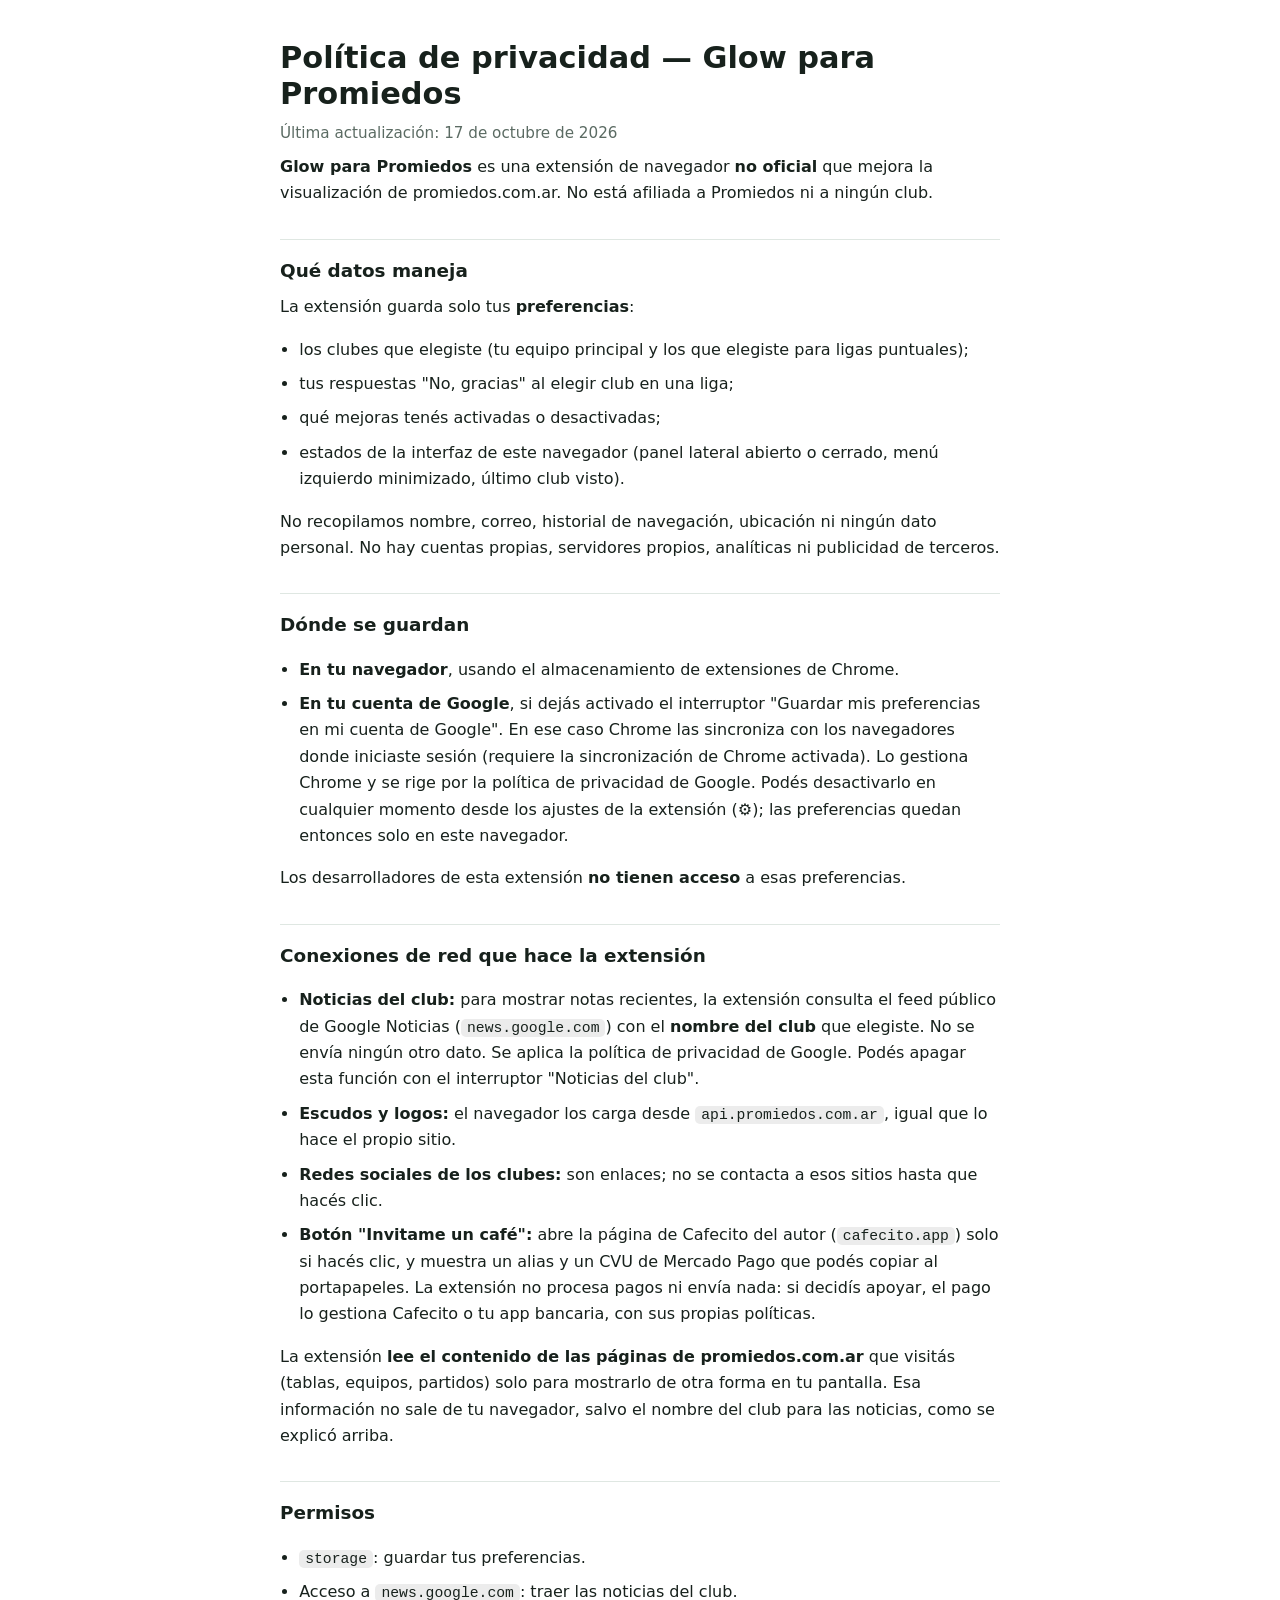
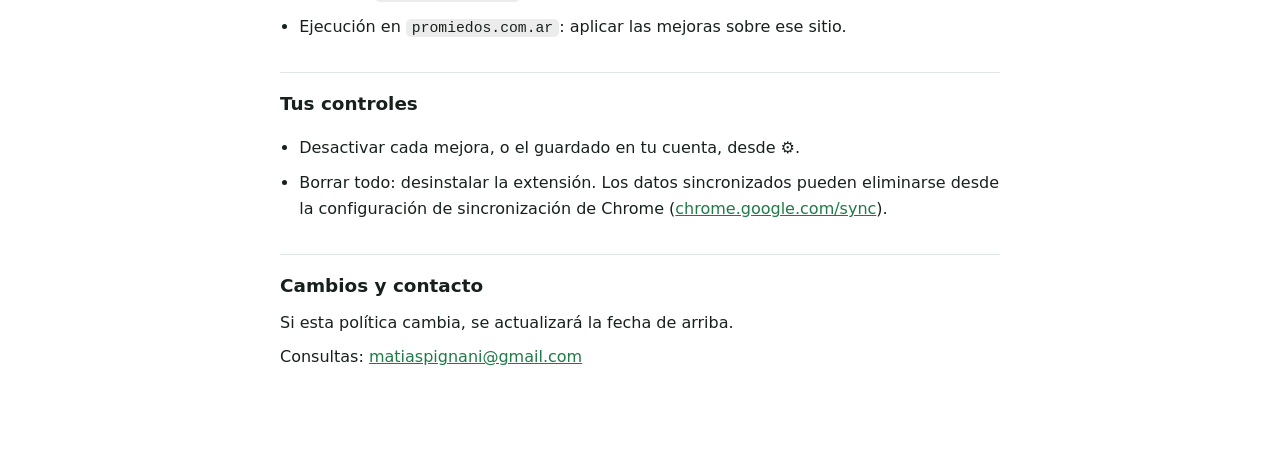
<file: docs/index.html>
<!doctype html>
<html lang="es">
<head>
  <meta charset="utf-8">
  <meta name="viewport" content="width=device-width, initial-scale=1">
  <title>Política de privacidad — Glow para Promiedos</title>
  <meta name="description" content="Política de privacidad de la extensión de Chrome Glow para Promiedos.">
  <style>
    :root { color-scheme: light dark; --bg: #ffffff; --fg: #17211c; --muted: #5b6b63; --line: #dfe7e2; --accent: #1f7a46; }
    @media (prefers-color-scheme: dark) { :root { --bg: #0b1a13; --fg: #e8f1ec; --muted: #9bb2a6; --line: #1f3a2c; --accent: #b6f26b; } }
    * { box-sizing: border-box; }
    body { margin: 0; background: var(--bg); color: var(--fg); font: 16px/1.65 system-ui, -apple-system, "Segoe UI", Roboto, sans-serif; }
    main { max-width: 760px; margin: 0 auto; padding: 40px 20px 72px; }
    h1 { font-size: 1.9rem; line-height: 1.2; margin: 0 0 6px; }
    h2 { font-size: 1.15rem; margin: 2rem 0 .5rem; padding-top: 1rem; border-top: 1px solid var(--line); }
    p, li { margin: .5rem 0; }
    ul { padding-left: 1.2rem; }
    .meta { color: var(--muted); font-size: .95rem; }
    a { color: var(--accent); }
    code { background: rgba(127, 127, 127, .15); padding: 1px 6px; border-radius: 5px; font-size: .92em; }
  </style>
</head>
<body>
<main>
  <h1>Política de privacidad — Glow para Promiedos</h1>
  <p class="meta">Última actualización: 17 de octubre de 2026</p>

  <p><strong>Glow para Promiedos</strong> es una extensión de navegador <strong>no oficial</strong> que mejora la visualización de promiedos.com.ar. No está afiliada a Promiedos ni a ningún club.</p>

  <h2>Qué datos maneja</h2>
  <p>La extensión guarda solo tus <strong>preferencias</strong>:</p>
  <ul>
    <li>los clubes que elegiste (tu equipo principal y los que elegiste para ligas puntuales);</li>
    <li>tus respuestas "No, gracias" al elegir club en una liga;</li>
    <li>qué mejoras tenés activadas o desactivadas;</li>
    <li>estados de la interfaz de este navegador (panel lateral abierto o cerrado, menú izquierdo minimizado, último club visto).</li>
  </ul>
  <p>No recopilamos nombre, correo, historial de navegación, ubicación ni ningún dato personal. No hay cuentas propias, servidores propios, analíticas ni publicidad de terceros.</p>

  <h2>Dónde se guardan</h2>
  <ul>
    <li><strong>En tu navegador</strong>, usando el almacenamiento de extensiones de Chrome.</li>
    <li><strong>En tu cuenta de Google</strong>, si dejás activado el interruptor "Guardar mis preferencias en mi cuenta de Google". En ese caso Chrome las sincroniza con los navegadores donde iniciaste sesión (requiere la sincronización de Chrome activada). Lo gestiona Chrome y se rige por la política de privacidad de Google. Podés desactivarlo en cualquier momento desde los ajustes de la extensión (⚙); las preferencias quedan entonces solo en este navegador.</li>
  </ul>
  <p>Los desarrolladores de esta extensión <strong>no tienen acceso</strong> a esas preferencias.</p>

  <h2>Conexiones de red que hace la extensión</h2>
  <ul>
    <li><strong>Noticias del club:</strong> para mostrar notas recientes, la extensión consulta el feed público de Google Noticias (<code>news.google.com</code>) con el <strong>nombre del club</strong> que elegiste. No se envía ningún otro dato. Se aplica la política de privacidad de Google. Podés apagar esta función con el interruptor "Noticias del club".</li>
    <li><strong>Escudos y logos:</strong> el navegador los carga desde <code>api.promiedos.com.ar</code>, igual que lo hace el propio sitio.</li>
    <li><strong>Redes sociales de los clubes:</strong> son enlaces; no se contacta a esos sitios hasta que hacés clic.</li>
    <li><strong>Botón "Invitame un café":</strong> abre la página de Cafecito del autor (<code>cafecito.app</code>) solo si hacés clic, y muestra un alias y un CVU de Mercado Pago que podés copiar al portapapeles. La extensión no procesa pagos ni envía nada: si decidís apoyar, el pago lo gestiona Cafecito o tu app bancaria, con sus propias políticas.</li>
  </ul>
  <p>La extensión <strong>lee el contenido de las páginas de promiedos.com.ar</strong> que visitás (tablas, equipos, partidos) solo para mostrarlo de otra forma en tu pantalla. Esa información no sale de tu navegador, salvo el nombre del club para las noticias, como se explicó arriba.</p>

  <h2>Permisos</h2>
  <ul>
    <li><code>storage</code>: guardar tus preferencias.</li>
    <li>Acceso a <code>news.google.com</code>: traer las noticias del club.</li>
    <li>Ejecución en <code>promiedos.com.ar</code>: aplicar las mejoras sobre ese sitio.</li>
  </ul>

  <h2>Tus controles</h2>
  <ul>
    <li>Desactivar cada mejora, o el guardado en tu cuenta, desde ⚙.</li>
    <li>Borrar todo: desinstalar la extensión. Los datos sincronizados pueden eliminarse desde la configuración de sincronización de Chrome (<a href="https://chrome.google.com/sync" rel="noopener noreferrer">chrome.google.com/sync</a>).</li>
  </ul>

  <h2>Cambios y contacto</h2>
  <p>Si esta política cambia, se actualizará la fecha de arriba.</p>
  <p>Consultas: <a href="mailto:matiaspignani@gmail.com">matiaspignani@gmail.com</a></p>
</main>
</body>
</html>
</file>
